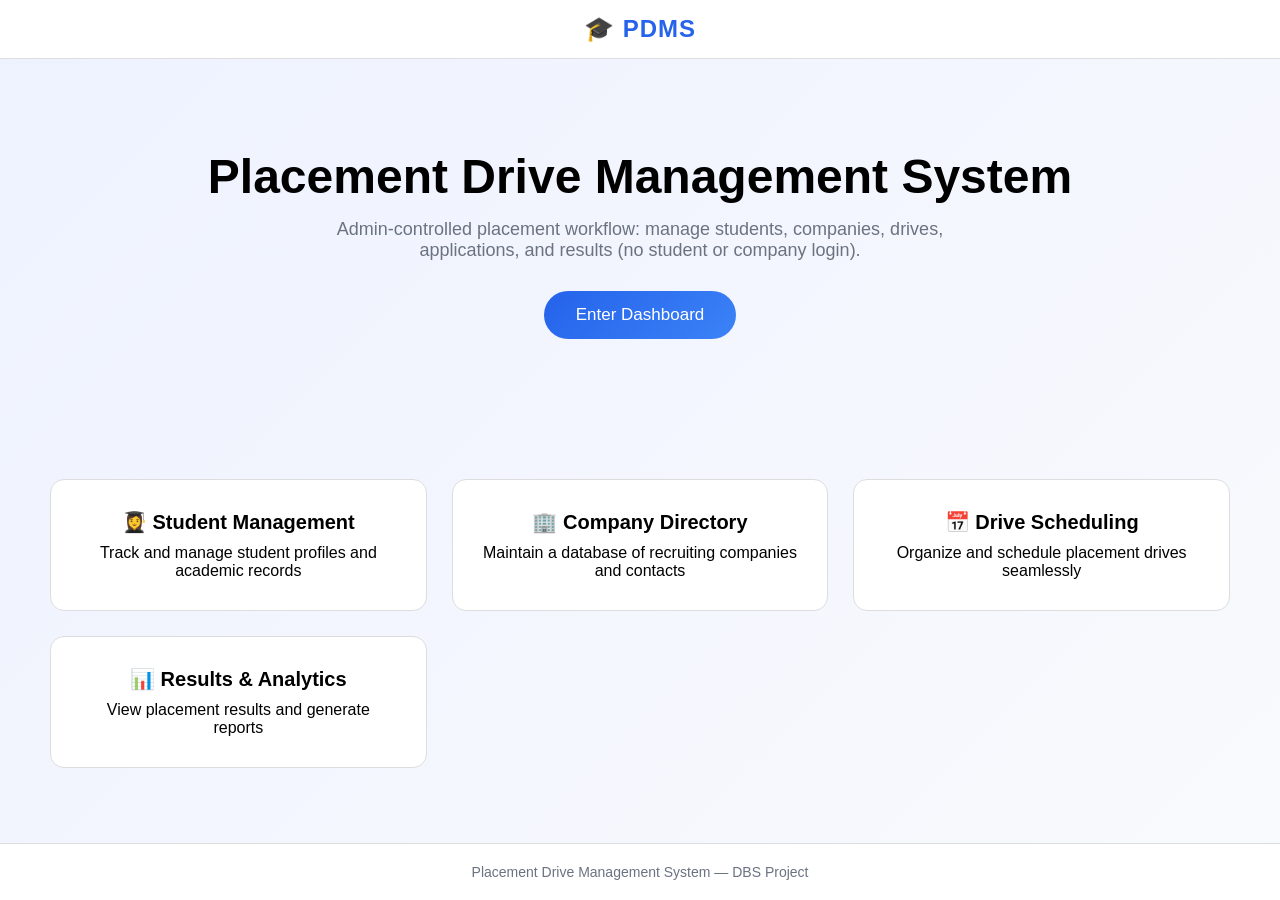
<file: frontend/index.html>
<!DOCTYPE html>
<html>
<head>
    <title>Placement Drive Management System</title>
    <link rel="stylesheet" href="css/home.css">
</head>
<body>

    <!-- Header -->
    <header class="header">
        <h2>🎓 PDMS</h2>
    </header>
<main>
    <!-- Hero Section -->
    <section class="hero">
        <h1>Placement Drive Management System</h1>
        <p>
            Admin-controlled placement workflow: manage students, companies, drives,
            applications, and results (no student or company login).
        </p>

        <a href="dashboard.html">
            <button class="btn">Enter Dashboard</button>
        </a>
    </section>

    <!-- Features -->
    <section class="features">

        <div class="card">
            <h3>👩‍🎓 Student Management</h3>
            <p>Track and manage student profiles and academic records</p>
        </div>

        <div class="card">
            <h3>🏢 Company Directory</h3>
            <p>Maintain a database of recruiting companies and contacts</p>
        </div>

        <div class="card">
            <h3>📅 Drive Scheduling</h3>
            <p>Organize and schedule placement drives seamlessly</p>
        </div>

        <div class="card">
            <h3>📊 Results & Analytics</h3>
            <p>View placement results and generate reports</p>
        </div>

    </section>
</main>
    <!-- Footer -->
    <footer>
        <p>Placement Drive Management System — DBS Project</p>
    </footer>

</body>
</html>
</file>
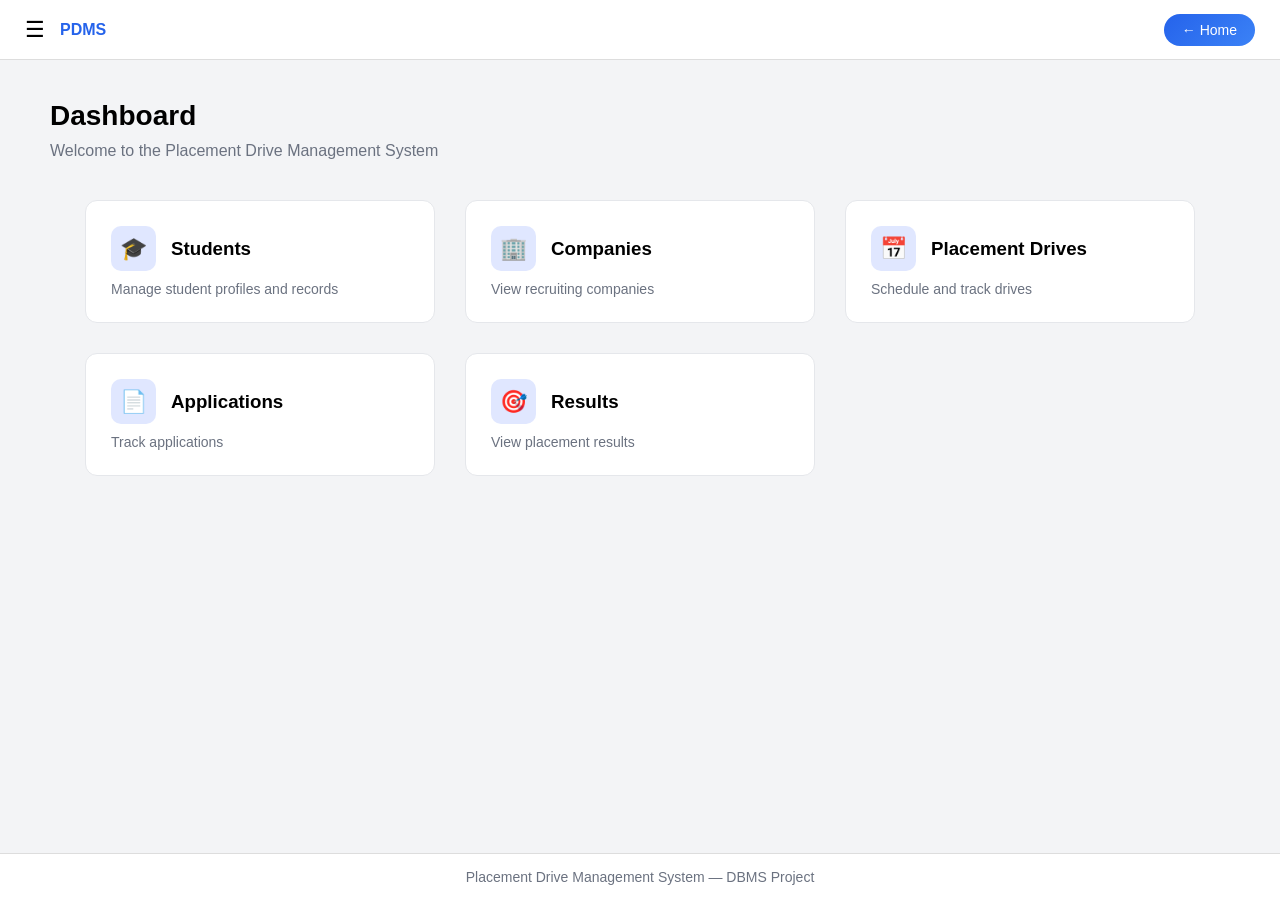
<file: frontend/dashboard.html>
<!DOCTYPE html>
<html>
<head>
    <title>Dashboard</title>
    <link rel="stylesheet" href="css/style.css">
</head>
<body>

<div class="layout">

    <!-- Sidebar -->
    <aside class="sidebar" id="sidebar">
        <div class="sidebar-top">
            <div class="logo-circle">P</div>
            <h2 class="logo-text">PDMS</h2>
        </div>

        <p class="nav-title">Navigation</p>

        <ul>
            <li class="active">🏠 Dashboard</li>
            <li onclick="navigate('students')">🎓 Students</li>
            <li onclick="navigate('companies')">🏢 Companies</li>
            <li onclick="navigate('drives')">📅 Drives</li>
            <li onclick="navigate('applications')">📄 Applications</li>
            <li onclick="navigate('results')">🎯 Results</li>
        </ul>
    </aside>

    <!-- Main -->
    <main class="main" id="main">

        <!-- Topbar -->
        <div class="topbar">
            <div class="left">
                <span class="menu-btn" onclick="toggleSidebar()">☰</span>
                <span class="title">PDMS</span>
            </div>
            <a href="index.html" class="home-btn">← Home</a>
        </div>

        <!-- Content -->
        <div class="content">
            <h1>Dashboard</h1>
            <p class="subtitle">Welcome to the Placement Drive Management System</p>

            <div class="cards">
                <div class="card" onclick="navigate('students')">
                    <div class="card-top">
                        <div class="icon">🎓</div>
                        <h3>Students</h3>
                    </div>
                    <p>Manage student profiles and records</p>
                </div>

                <div class="card" onclick="navigate('companies')">
                    <div class="card-top">
                        <div class="icon">🏢</div>
                        <h3>Companies</h3>
                    </div>
                    <p>View recruiting companies</p>
                </div>

                <div class="card" onclick="navigate('drives')">
                    <div class="card-top">
                        <div class="icon">📅</div>
                        <h3>Placement Drives</h3>
                    </div>
                    <p>Schedule and track drives</p>
                </div>

                <div class="card" onclick="navigate('applications')">
                    <div class="card-top">
                        <div class="icon">📄</div>
                        <h3>Applications</h3>
                    </div>
                    <p>Track applications</p>
                </div>

                <div class="card" onclick="navigate('results')">
                    <div class="card-top">
                        <div class="icon">🎯</div>
                        <h3>Results</h3>
                    </div>
                    <p>View placement results</p>
                </div>
            </div>
        </div>

        <footer class="footer">
            Placement Drive Management System — DBMS Project
        </footer>

    </main>

</div>

<script src="js/script.js"></script>
</body>
</html>
</file>
<file: frontend/css/home.css>
/* Reset + Smooth Transitions */
* {
    margin: 0;
    padding: 0;
    box-sizing: border-box;
    transition: all 0.2s ease-in-out;
}

/* Body */
body {
    font-family: Arial, sans-serif;
    text-align: center;

    /* Full height fix */
    min-height: 100vh;
    display: flex;
    flex-direction: column;

    /* Gradient Background */
    background: linear-gradient(135deg, #eef2ff, #f8fafc);

    /* Smooth Page Load */
    animation: fadeIn 0.8s ease-in;
}

/* Main should take remaining space */
main {
    flex: 1;
}

/* Fade-in Animation */
@keyframes fadeIn {
    from {
        opacity: 0;
        transform: translateY(10px);
    }
    to {
        opacity: 1;
        transform: translateY(0);
    }
}

/* Header */
.header {
    background: white;
    padding: 15px;
    border-bottom: 1px solid #ddd;
}

.header h2 {
    color: #2563eb;
    letter-spacing: 1px;
}

/* Hero Section */
.hero {
    padding: 90px 20px 70px;
}

.hero h1 {
    font-size: 48px;   /* BIGGER TITLE */
    margin-bottom: 15px;
}

.hero p {
    color: #6b7280;
    max-width: 650px;
    margin: auto;
    font-size: 18px;
}

/* Button */
.btn {
    margin-top: 30px;
    padding: 14px 32px;
    background: linear-gradient(135deg, #2563eb, #3b82f6);
    color: white;
    border: none;
    cursor: pointer;
    font-size: 17px;
    border-radius: 30px;

    transition: all 0.3s ease;
}

/* Button Hover */
.btn:hover {
    transform: scale(1.1);
    box-shadow: 0 10px 30px rgba(37, 99, 235, 0.4);
}

/* Features Section */
.features {
    display: grid;
    grid-template-columns: repeat(auto-fit, minmax(280px, 1fr)); /* BIGGER CARDS */
    padding: 70px 50px;
    gap: 25px;
}

/* Cards */
.card {
    background: white;
    padding: 30px; /* BIGGER CARD SIZE */
    border-radius: 14px;
    border: 1px solid #ddd;

    transition: all 0.3s ease;
}

/* Card Hover Effect */
.card:hover {
    transform: translateY(-12px) scale(1.05);
    box-shadow: 0 12px 30px rgba(0, 0, 0, 0.18);
}

/* Card Headings (BIGGER) */
.card h3 {
    font-size: 20px;
    margin-bottom: 10px;
}

/* Card Hover Text Effect */
.card:hover h3 {
    color: #2563eb;
}

/* Footer FIXED */
footer {
    margin-top: auto;   /* pushes footer to bottom */
    padding: 20px;
    background: white;
    border-top: 1px solid #ddd;
    color: #6b7280;
    font-size: 14px;
}
</file>
<file: frontend/css/style.css>
/* Reset + Smooth Transitions */
* {
    margin: 0;
    padding: 0;
    box-sizing: border-box;
    transition: all 0.2s ease-in-out;
}

/* Body */
html, body {
    height: 100%;
}

body {
    font-family: Arial, sans-serif;

    /* REMOVE center (was breaking layout) */
    text-align: left;

    background: linear-gradient(135deg, #eef2ff, #f8fafc);
    animation: fadeIn 0.8s ease-in;
}

body {
    animation: fadeIn 0.5s ease;
}
/* Fade-in */
@keyframes fadeIn {
    from {
        opacity: 0;
        transform: translateY(10px);
    }
    to {
        opacity: 1;
        transform: translateY(0);
    }
}

/* ================= LAYOUT ================= */

.layout {
    display: flex;
    min-height: 100vh;
}

/* ================= SIDEBAR ================= */

.sidebar {
    width: 240px;
    background: #111827;
    color: #d1d5db;
    padding: 20px 15px;

    position: fixed;
    top: 0;
    left: -240px;
    height: 100%;

    transition: 0.3s ease;
}

.sidebar.active {
    left: 0;
}

/* Sidebar top */
.sidebar-top {
    display: flex;
    align-items: center;
    gap: 12px;
    margin-bottom: 30px;
}

/* Logo */
.logo-circle {
    background: #2563eb;
    color: white;
    width: 38px;
    height: 38px;
    border-radius: 10px;
    display: flex;
    align-items: center;
    justify-content: center;
    font-weight: bold;
}

/* PDMS text */
.logo-text {
    color: white;
    font-weight: 600;
    font-size: 16px;
}

/* Nav title */
.nav-title {
    font-size: 12px;
    color: #9ca3af;
    margin: 15px 10px;
}

/* Sidebar list */
.sidebar ul {
    list-style: none;
}

/* Sidebar items */
.sidebar li {
    display: flex;
    align-items: center;
    gap: 10px;

    padding: 10px 12px;
    border-radius: 8px;
    cursor: pointer;
    font-size: 14px;
}

/* Hover + Active */
.sidebar li:hover {
    background: #1f2937;
    color: white;
}

.sidebar li.active {
    background: #2563eb;
    color: white;
}

/* ================= MAIN ================= */

.main {
    flex: 1;
    margin-left: 0;
    display: flex;
    flex-direction: column;
    min-height: 100vh;
    background: #f3f4f6;

    transition: 0.3s ease;
}

/* SHIFT when sidebar opens */
.main.shift {
    margin-left: 240px;
}

/* ================= TOPBAR ================= */

.topbar {
    height: 60px;
    background: white;

    display: flex;
    justify-content: space-between;
    align-items: center;

    padding: 0 25px;
    border-bottom: 1px solid #ddd;
}

.topbar .left {
    display: flex;
    align-items: center;
    gap: 15px;
}

/* Menu button */
.menu-btn {
    font-size: 22px;
    cursor: pointer;
}

/* PDMS title */
.title {
    font-weight: bold;
    color: #2563eb;
    font-size: 16px;
}

/* Home Button */
.home-btn {
    background: linear-gradient(135deg, #2563eb, #3b82f6);
    color: white;
    padding: 8px 18px;
    border-radius: 20px;
    text-decoration: none;
    font-size: 14px;
}

.home-btn:hover {
    background: #1e40af;
    transform: scale(1.05);
}

/* ================= CONTENT ================= */

.content {
    flex: 1;
    padding: 40px 50px;
}

/* Headings */
.content h1 {
    margin-bottom: 10px;
    font-size: 28px;
}

.subtitle {
    margin-bottom: 40px;
    color: #6b7280;
}

/* ================= CARDS ================= */

.cards {
    display: grid;
    grid-template-columns: repeat(3, minmax(280px, 350px));
    justify-content: center;
    gap: 30px;
}

/* Responsive */
@media (max-width: 900px) {
    .cards {
        grid-template-columns: repeat(2, minmax(250px, 1fr));
    }
}

@media (max-width: 500px) {
    .cards {
        grid-template-columns: 1fr;
    }
}

/* Card */
.card {
    background: white;
    padding: 25px;
    border-radius: 12px;
    border: 1px solid #e5e7eb;

    cursor: pointer;
    transition: all 0.3s ease;
}

/* Hover */
.card:hover {
    transform: translateY(-8px);
    box-shadow: 0 10px 25px rgba(0, 0, 0, 0.1);
}

/* Card top */
.card-top {
    display: flex;
    align-items: center;
    gap: 15px;
    margin-bottom: 10px;
}

/* Icon */
.icon {
    font-size: 22px;
    background: #e0e7ff;

    width: 45px;
    height: 45px;

    border-radius: 10px;

    display: flex;
    align-items: center;
    justify-content: center;
}

/* Text */
.card p {
    color: #6b7280;
    font-size: 14px;
}

/* ================= FOOTER ================= */

.footer {
    text-align: center;
    padding: 15px;
    background: white;
    border-top: 1px solid #ddd;
    color: #6b7280;
    font-size: 14px;
}
</file>
